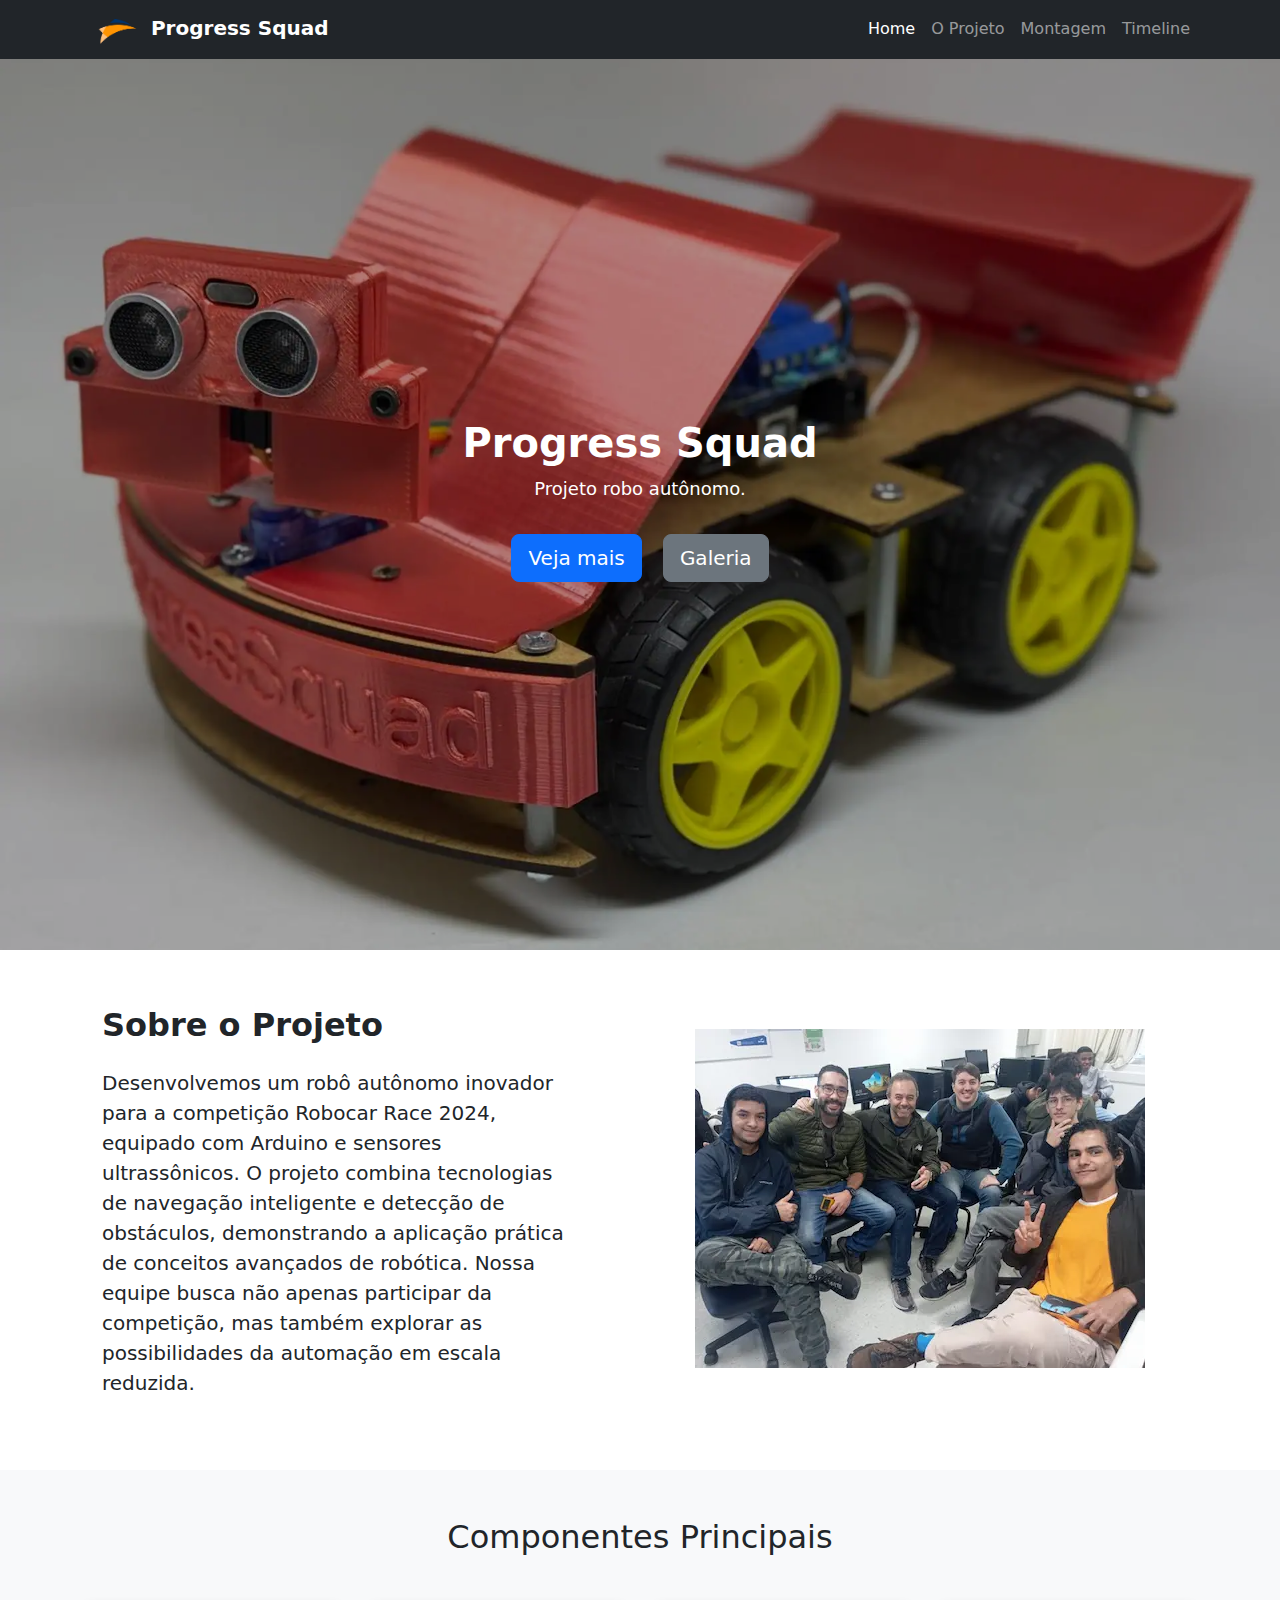
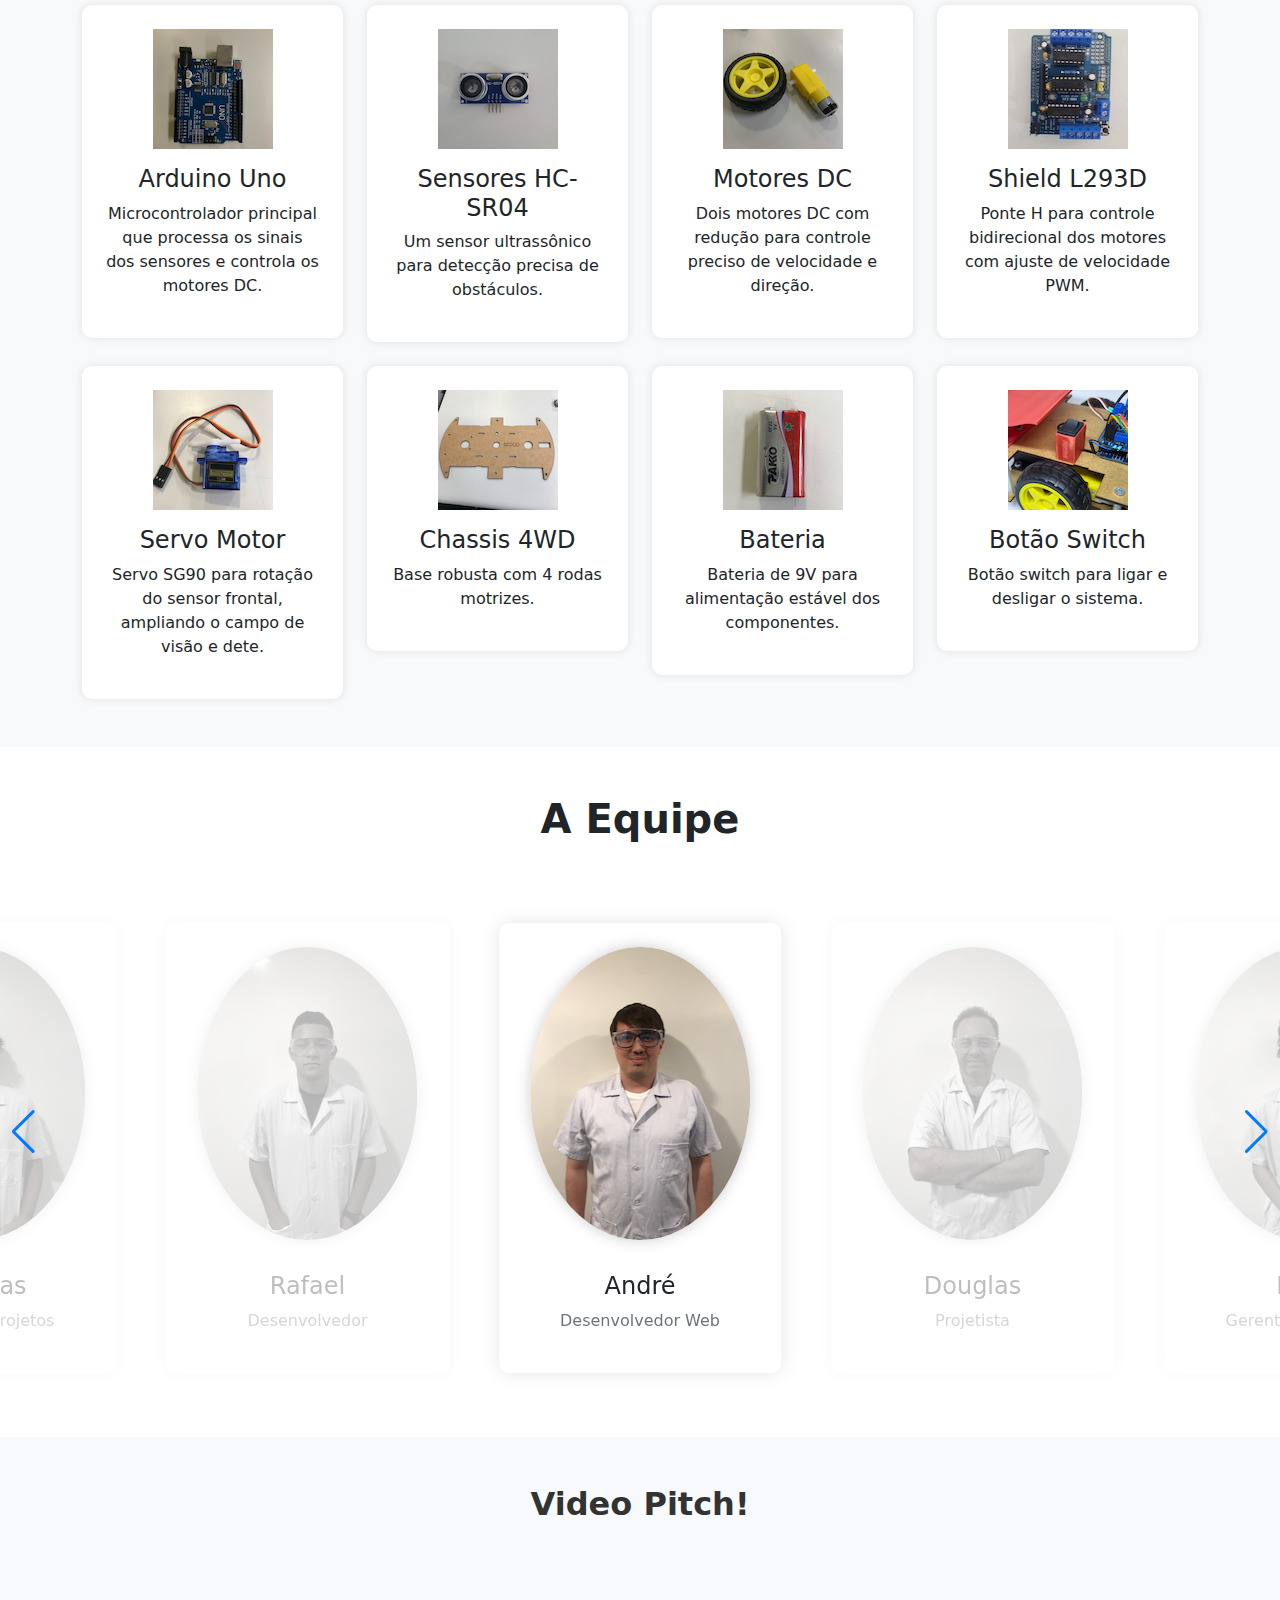
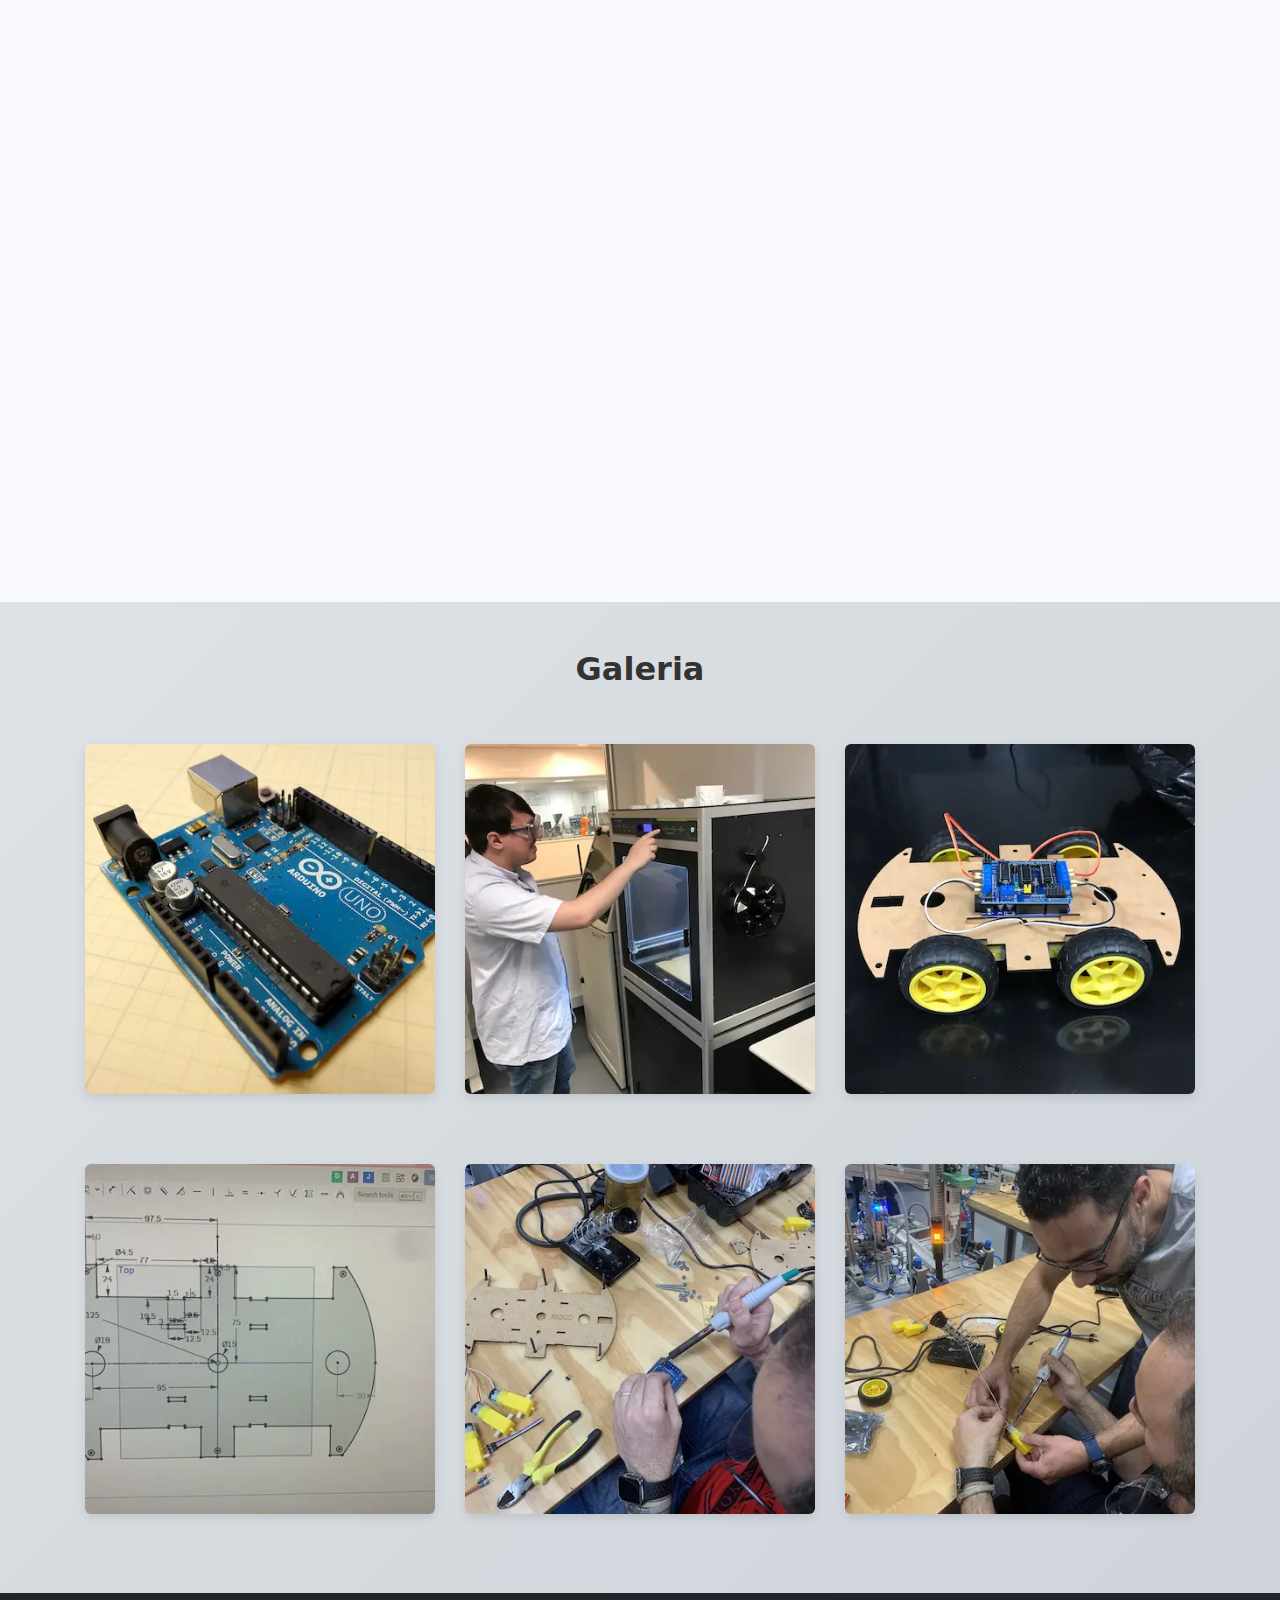
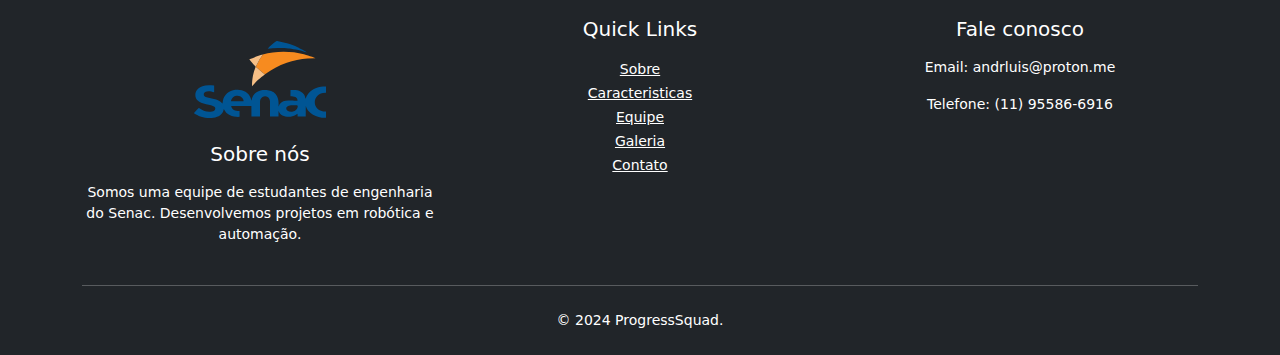
<file: index.html>
<!DOCTYPE html>
<html lang="pt-BR">

<head>
    <meta charset="UTF-8">
    <meta name="viewport" content="width=device-width, initial-scale=1.0">
    <meta name="description"
          content="Projeto Robô Autônomo: Aprenda sobre robótica com nosso projeto inovador para competições.">
    <title>Progress Squad</title>
    <link rel="stylesheet" href="./css/main.css">
    <link rel="preload" as="image" href="public/img/robo-1920.webp" type="image/webp">
    <link rel="preload" as="image" href="public/img/robo-1024.webp" type="image/webp">
    <link rel="preload" as="image" href="public/img/robo-640.webp" type="image/webp">
    <link rel="preconnect" href="https://fonts.gstatic.com" crossorigin>
    <link rel="preconnect" href="https://www.google.com" crossorigin>
    <link rel="preconnect" href="https://jnn-pa.googleapis.com" crossorigin>
    <link rel="preconnect" href="https://googleads.g.doubleclick.net" crossorigin>
    <link href="https://cdn.jsdelivr.net/npm/bootstrap@5.3.0/dist/css/bootstrap.min.css" rel="stylesheet">
    <link rel="stylesheet" href="https://cdn.jsdelivr.net/npm/swiper@11/swiper-bundle.min.css"/>
</head>

<body>

<nav class="navbar navbar-expand-lg navbar-dark bg-dark fixed-top">
    <div class="container">
        <a class="navbar-brand end" href="#">
            <img src="public/img/logo-white.png" alt="Logo" width="54" height="32" style="margin-left: 8px; object-fit: scale-down">
            Progress Squad
        </a>
        <button class="navbar-toggler" type="button" data-bs-toggle="collapse" data-bs-target="#navbarNav"
                aria-controls="navbarNav" aria-expanded="false" aria-label="Toggle navigation">
            <span class="navbar-toggler-icon"></span>
        </button>
        <div class="collapse navbar-collapse" id="navbarNav">
            <ul class="navbar-nav ms-auto">
                <li class="nav-item">
                    <a class="nav-link active" aria-current="page" href="index.html">Home</a>
                </li>
                <li class="nav-item">
                    <a class="nav-link" href="o-projeto.html">O Projeto</a>
                </li>
                <li class="nav-item">
                    <a class="nav-link" href="montagem.html">Montagem</a>
                </li>
                <li class="nav-item">
                    <a class="nav-link" href="timeline.html">Timeline</a>
                </li>
            </ul>
        </div>
    </div>
</nav>

<section class="hero-section text-center text-white d-flex align-items-center justify-content-center">
    <div class="container">
        <h1 class="display-4">Progress Squad</h1>
        <p class="lead">Projeto robo autônomo.</p>
        <a href="o-projeto.html" class="btn btn-primary btn-lg mt-3">Veja mais</a>
        <a href="#gallery" class="btn btn-secondary btn-lg mt-3 ms-3">Galeria</a>
    </div>
</section>

<div class="row align-items-center py-5 mx-auto container justify-content-center g-4">
    <div class="col-md-6">
        <div class="pe-md-5 p-md-2">
            <h2 class="mb-4 fw-bold">Sobre o Projeto</h2>
            <p class="lead">
                Desenvolvemos um robô autônomo inovador para a competição Robocar Race 2024, equipado com Arduino e
                sensores ultrassônicos. O projeto combina tecnologias de navegação inteligente e detecção de obstáculos,
                demonstrando a aplicação prática de conceitos avançados de robótica. Nossa equipe busca não apenas
                participar da competição, mas também explorar as possibilidades da automação em escala reduzida.
            </p>
        </div>
    </div>
    <div class="col-md-5 p-4 p-md-2 container text-center">
        <picture>
            <source
                srcset="public/img/equipe-450.webp 450w,
                public/img/equipe-400.webp 400w,
                public/img/equipe-300.webp 300w"
                type="image/webp"
                sizes="(min-width: 1200px) 450px, (min-width: 768px) 400px, 300px"
            >
            <source
                srcset="public/img/equipe-450.jpg 450w,
                        public/img/equipe-400.jpg 400w,
                        public/img/equipe-300.jpg 300w"
                type="image/jpeg"
                sizes="(min-width: 1200px) 450px, (min-width: 768px) 400px, 300px"
            >
            <img
                src="public/img/equipe-450.jpg"
                alt="Foto da equipe Progress Squad"
                object-fit="none"
            >
        </picture>
    </div>
</div>

<section class="features-section py-5 bg-light">
    <div class="container text-center">
        <h2 class="mb-5">Componentes Principais</h2>
        <div class="row g-4">

            <!-- Arduino -->
            <div class="col-md-4 col-lg-3">
                <div class="feature-box p-4">
                    <div class="feature-icon mb-3">
                        <picture>
                            <source srcset="public/img/components/arduino_uno-120.webp" type="image/webp">
                            <source srcset="public/img/components/arduino_uno-120.jpg" type="image/jpg">
                            <img src="public/img/components/arduino_uno-120.jpg" alt="Arduino" class="img-fluid"
                                 width="120" height="120"/>
                        </picture>
                    </div>
                    <h4>Arduino Uno</h4>
                    <p>Microcontrolador principal que processa os sinais dos sensores e controla os motores DC.</p>
                </div>
            </div>

            <!--Sensores -->
            <div class="col-md-4 col-lg-3">
                <div class="feature-box p-4">
                    <div class="feature-icon mb-3">
                        <picture>
                            <source srcset="public/img/components/sensor-120.webp" type="image/webp">
                            <source srcset="public/img/components/sensor-120.jpg" type="image/jpg">
                            <img src="public/img/components/sensor-120.jpg" alt="Sensor" class="img-fluid" width="120"
                                 height="120"/>
                        </picture>
                    </div>
                    <h4>Sensores HC-SR04</h4>
                    <p>Um sensor ultrassônico para detecção precisa de obstáculos.</p>
                </div>
            </div>

            <!-- Motores -->
            <div class="col-md-4 col-lg-3">
                <div class="feature-box p-4">
                    <div class="feature-icon mb-3">
                        <picture>
                            <source srcset="public/img/components/motor-120.webp" type="image/webp">
                            <source srcset="public/img/components/motor-120.jpg" type="image/jpg">
                            <img src="public/img/components/motor-120.jpg" alt="Motor" class="img-fluid" width="120"
                                 height="120"/>
                        </picture>
                    </div>
                    <h4>Motores DC</h4>
                    <p>Dois motores DC com redução para controle preciso de velocidade e direção.</p>
                </div>
            </div>

            <!-- Driver -->
            <div class="col-md-4 col-lg-3">
                <div class="feature-box p-4">
                    <div class="feature-icon mb-3">
                        <picture>
                            <source srcset="public/img/components/shield-120.webp" type="image/webp">
                            <source srcset="public/img/components/shield-120.jpg" type="image/jpg">
                            <img src="public/img/components/shield-120.jpg" alt="Shield L293D" class="img-fluid" width="120"
                                 height="120"/>
                        </picture>
                    </div>
                    <h4>Shield L293D</h4>
                    <p>Ponte H para controle bidirecional dos motores com ajuste de velocidade PWM.</p>
                </div>
            </div>

            <!-- Servo -->
            <div class="col-md-4 col-lg-3">
                <div class="feature-box p-4">
                    <div class="feature-icon mb-3">
                        <picture>
                            <source srcset="public/img/components/servo-120.webp" type="image/webp">
                            <source srcset="public/img/components/servo-120.jpg" type="image/jpg">
                            <img src="public/img/components/servo-120.jpg" alt="Servo" class="img-fluid" width="120"
                                 height="120"/>
                        </picture>
                    </div>
                    <h4>Servo Motor</h4>
                    <p>Servo SG90 para rotação do sensor frontal, ampliando o campo de visão e dete.</p>
                </div>
            </div>

            <!-- Chassis -->
            <div class="col-md-4 col-lg-3">
                <div class="feature-box p-4">
                    <div class="feature-icon mb-3">
                        <picture>
                            <source srcset="public/img/components/chass_4wd-120.webp" type="image/webp">
                            <source srcset="public/img/components/chass_4wd-120.jpg" type="image/jpg">
                            <img src="public/img/components/chass_4wd-120.jpg" alt="Chassis 4WD" class="img-fluid"
                                 width="120" height="120"/>
                        </picture>
                    </div>
                    <h4>Chassis 4WD</h4>
                    <p>Base robusta com 4 rodas motrizes.</p>
                </div>
            </div>

            <!-- Batteria -->
            <div class="col-md-4 col-lg-3">
                <div class="feature-box p-4">
                    <div class="feature-icon mb-3">
                        <picture>
                            <source srcset="public/img/components/bateria_9v-120.webp" type="image/webp">
                            <source srcset="public/img/components/bateria_9v-120.jpg" type="image/jpg">
                            <img src="public/img/components/bateria_9v-120.jpg" alt="Bateria de 9V" class="img-fluid"
                                 width="120" height="120"/>
                        </picture>
                    </div>
                    <h4>Bateria</h4>
                    <p>Bateria de 9V para alimentação estável dos componentes.</p>
                </div>
            </div>

            <!-- PCB -->
            <div class="col-md-4 col-lg-3">
                <div class="feature-box p-4">
                    <div class="feature-icon mb-3">
                        <picture>
                            <source srcset="public/img/components/botao-switch-120.webp" type="image/webp">
                            <source srcset="public/img/components/botao-switch-120.jpg" type="image/jpg">
                            <img src="public/img/components/botao-switch-120.jpg" alt="PCB" class="img-fluid" width="120"
                                 height="120"/>
                        </picture>
                    </div>
                    <h4>Botão Switch</h4>
                    <p>Botão switch para ligar e desligar o sistema.</p>
                </div>
            </div>
        </div>
    </div>
</section>

<section id="team" class="team-section py-5">
    <div class="text-center">
        <h2>A Equipe</h2>
        <div class="swiper mySwiper mt-4">
            <div class="swiper-wrapper pt-5 pb-3">
                <div class="swiper-slide">
                    <div class="team-member p-4 text-center">
                        <picture>
                            <source srcset="public/img/team/andre-220.webp" type="image/webp">
                            <img src="public/img/team/andre-220.jpg" alt="Membro da Equipe: Andre"
                                 class="rounded-circle mb-3 img-fluid" width="220" height="293">
                        </picture>
                        <h4>André</h4>
                        <p>Desenvolvedor Web</p>
                    </div>
                </div>
                <div class="swiper-slide">
                    <div class="team-member p-4 text-center">
                        <picture>
                            <source srcset="public/img/team/douglas-220.webp" type="image/webp">
                            <img src="public/img/team/douglas-220.jpg" alt="Membro da Equipe: Douglas"
                                 class="rounded-circle mb-3 img-fluid" width="220" height="293">
                        </picture>
                        <h4>Douglas</h4>
                        <p>Projetista</p>
                    </div>
                </div>
                <div class="swiper-slide">
                    <div class="team-member p-4 text-center">
                        <picture>
                            <source srcset="public/img/team/enzo-220.webp" type="image/webp">
                            <img src="public/img/team/enzo-220.jpg" alt="Membro da Equipe: Enzo"
                                 class="rounded-circle mb-3 img-fluid" width="220" height="293">
                        </picture>
                        <h4>Enzo</h4>
                        <p>Gerente de Projetos</p>
                    </div>
                </div>
                <div class="swiper-slide">
                    <div class="team-member p-4 text-center">
                        <picture>
                            <source srcset="public/img/team/jeremias-220.webp" type="image/webp">
                            <img src="public/img/team/jeremias-220.jpg" alt="Membro da Equipe: Jeremias"
                                 class="rounded-circle mb-3 img-fluid" width="220" height="293">
                        </picture>
                        <h4>Jeremias</h4>
                        <p>Gerente de Projetos</p>
                    </div>
                </div>
                <div class="swiper-slide">
                    <div class="team-member p-4 text-center">
                        <picture>
                            <source srcset="public/img/team/rafael-220.webp" type="image/webp">
                            <img src="public/img/team/rafael-220.jpg" alt="Membro da Equipe: Rafael"
                                 class="rounded-circle mb-3 img-fluid" width="220" height="293">
                        </picture>
                        <h4>Rafael</h4>
                        <p>Desenvolvedor</p>
                    </div>
                </div>
                <div class="swiper-slide">
                    <div class="team-member p-4 text-center">
                        <picture>
                            <source srcset="public/img/team/andre-220.webp" type="image/webp">
                            <img src="public/img/team/andre-220.jpg" alt="Membro da Equipe: Andre"
                                 class="rounded-circle mb-3 img-fluid" width="220" height="293">
                        </picture>
                        <h4>André</h4>
                        <p>Desenvolvedor Web</p>
                    </div>
                </div>
                <div class="swiper-slide">
                    <div class="team-member p-4 text-center">
                        <picture>
                            <source srcset="public/img/team/douglas-220.webp" type="image/webp">
                            <img src="public/img/team/douglas-220.jpg" alt="Membro da Equipe: Douglas"
                                 class="rounded-circle mb-3 img-fluid" width="220" height="293">
                        </picture>
                        <h4>Douglas</h4>
                        <p>Projetista</p>
                    </div>
                </div>
                <div class="swiper-slide">
                    <div class="team-member p-4 text-center">
                        <picture>
                            <source srcset="public/img/team/enzo-220.webp" type="image/webp">
                            <img src="public/img/team/enzo-220.jpg" alt="Membro da Equipe: Enzo"
                                 class="rounded-circle mb-3 img-fluid" width="220" height="293">
                        </picture>
                        <h4>Enzo</h4>
                        <p>Gerente de Projetos</p>
                    </div>
                </div>
                <div class="swiper-slide">
                    <div class="team-member p-4 text-center">
                        <picture>
                            <source srcset="public/img/team/jeremias-220.webp" type="image/webp">
                            <img src="public/img/team/jeremias-220.jpg" alt="Membro da Equipe: Jeremias"
                                 class="rounded-circle mb-3 img-fluid" width="220" height="293">
                        </picture>
                        <h4>Jeremias</h4>
                        <p>Gerente de Projetos</p>
                    </div>
                </div>
                <div class="swiper-slide">
                    <div class="team-member p-4 text-center">
                        <picture>
                            <source srcset="public/img/team/rafael-220.webp" type="image/webp">
                            <img src="public/img/team/rafael-220.jpg" alt="Membro da Equipe: Rafael"
                                 class="rounded-circle mb-3 img-fluid" width="220" height="293">
                        </picture>
                        <h4>Rafael</h4>
                        <p>Desenvolvedor</p>
                    </div>
                </div>
            </div>
            <div class="swiper-button-next"></div>
            <div class="swiper-button-prev"></div>
        </div>
    </div>
</section>

<section id="video" class="video-teaser-section text-center py-5">
    <div class="container">
        <h2>Video Pitch!</h2>
        <div class="embed-responsive mt-4">
            <iframe class="embed-responsive-item"
                    src="https://www.youtube.com/embed/ZI-nqypNXe8?rel=0&controls=0&showinfo=0&showThumbnails=0"
                    title="Video pitch progress squad" allowfullscreen></iframe>
        </div>
    </div>
</section>

<section id="gallery" class="gallery-section py-5">
    <div class="container">
        <h2 class="text-center">Galeria</h2>
        <div class="row mt-4">
            <div class="col-md-4 mb-3">
                <img src="./public/img/galeria/galeria-1.webp" class="img-fluid rounded" alt="Gallery Image 1">
            </div>
            <div class="col-md-4 mb-3">
                <img src="./public/img/galeria/galeria-2.webp" class="img-fluid rounded" alt="Gallery Image 2">
            </div>
            <div class="col-md-4 mb-3">
                <img src="./public/img/galeria/galeria-3.webp" class="img-fluid rounded" alt="Gallery Image 3">
            </div>
        </div>
        <div class="row mt-4">
            <div class="col-md-4 mb-3">
                <img src="./public/img/galeria/galeria-4.webp" class="img-fluid rounded" alt="Gallery Image 1">
            </div>
            <div class="col-md-4 mb-3">
                <img src="./public/img/galeria/galeria-5.webp" class="img-fluid rounded" alt="Gallery Image 2">
            </div>
            <div class="col-md-4 mb-3">
                <img src="./public/img/galeria/galeria-6.webp" class="img-fluid rounded" alt="Gallery Image 3">
            </div>
        </div>
    </div>
</section>

<footer class="footer bg-dark text-white py-4">
    <div class="container text-center">
        <div class="row">
            <div class="col-md-4">
                <img src="public/img/Senac_logo.svg"  alt="Logo" class="img-fluid p-4" style="max-width: 180px">
                <h5>Sobre nós</h5>
                <p>Somos uma equipe de estudantes de engenharia do Senac. Desenvolvemos projetos em robótica e
                    automação.</p>
            </div>
            <div class="col-md-4">
                <h5>Quick Links</h5>
                <ul class="list-unstyled">
                    <li><a href="#about" class="text-white" aria-label="Sobre">Sobre</a></li>
                    <li><a href="#features" class="text-white" aria-label="Caracteristicas">Caracteristicas</a></li>
                    <li><a href="#team" class="text-white" aria-label="Equipe">Equipe</a></li>
                    <li><a href="#gallery" class="text-white" aria-label="Galeria">Galeria</a></li>
                    <li><a href="#contact" class="text-white" aria-label="Contato">Contato</a></li>
                </ul>
            </div>
            <div class="col-md-4">
                <h5>Fale conosco</h5>
                <p>Email: andrluis@proton.me</p>
                <p>Telefone: (11) 95586-6916</p>
                <div class="social-links">
                    <a href="#" class="text-white me-2"><i class="bi bi-facebook"></i></a>
                    <a href="#" class="text-white me-2"><i class="bi bi-twitter"></i></a>
                    <a href="#" class="text-white"><i class="bi bi-linkedin"></i></a>
                </div>
            </div>
        </div>
        <hr class="my-4">
        <p class="mb-0">© 2024 ProgressSquad.</p>
    </div>
</footer>
<script rel="prefetch" src="https://cdn.jsdelivr.net/npm/bootstrap@5.3.0/dist/js/bootstrap.bundle.min.js"
        crossorigin="anonymous"
></script>
<script rel="prefetch" src="https://cdn.jsdelivr.net/npm/swiper@11/swiper-bundle.min.js"></script>
<script>
    var swiper = new Swiper(".mySwiper", {
        slidesPerView: 1,
        spaceBetween: 30,
        loop: true,
        effect: "slide",
        centeredSlides: true,
        autoplay: {
            delay: 2500,
            disableOnInteraction: false,
        },
        navigation: {
            nextEl: ".swiper-button-next",
            prevEl: ".swiper-button-prev",
        },
        breakpoints: {
            640: {
                slidesPerView: 1.4,
                spaceBetween: 20,
            },
            768: {
                slidesPerView: 2.4,
                spaceBetween: 40,
            },
            1024: {
                slidesPerView: 4,
                spaceBetween: 50,
            },
        },
    });
</script>
</body>

</html>
</file>
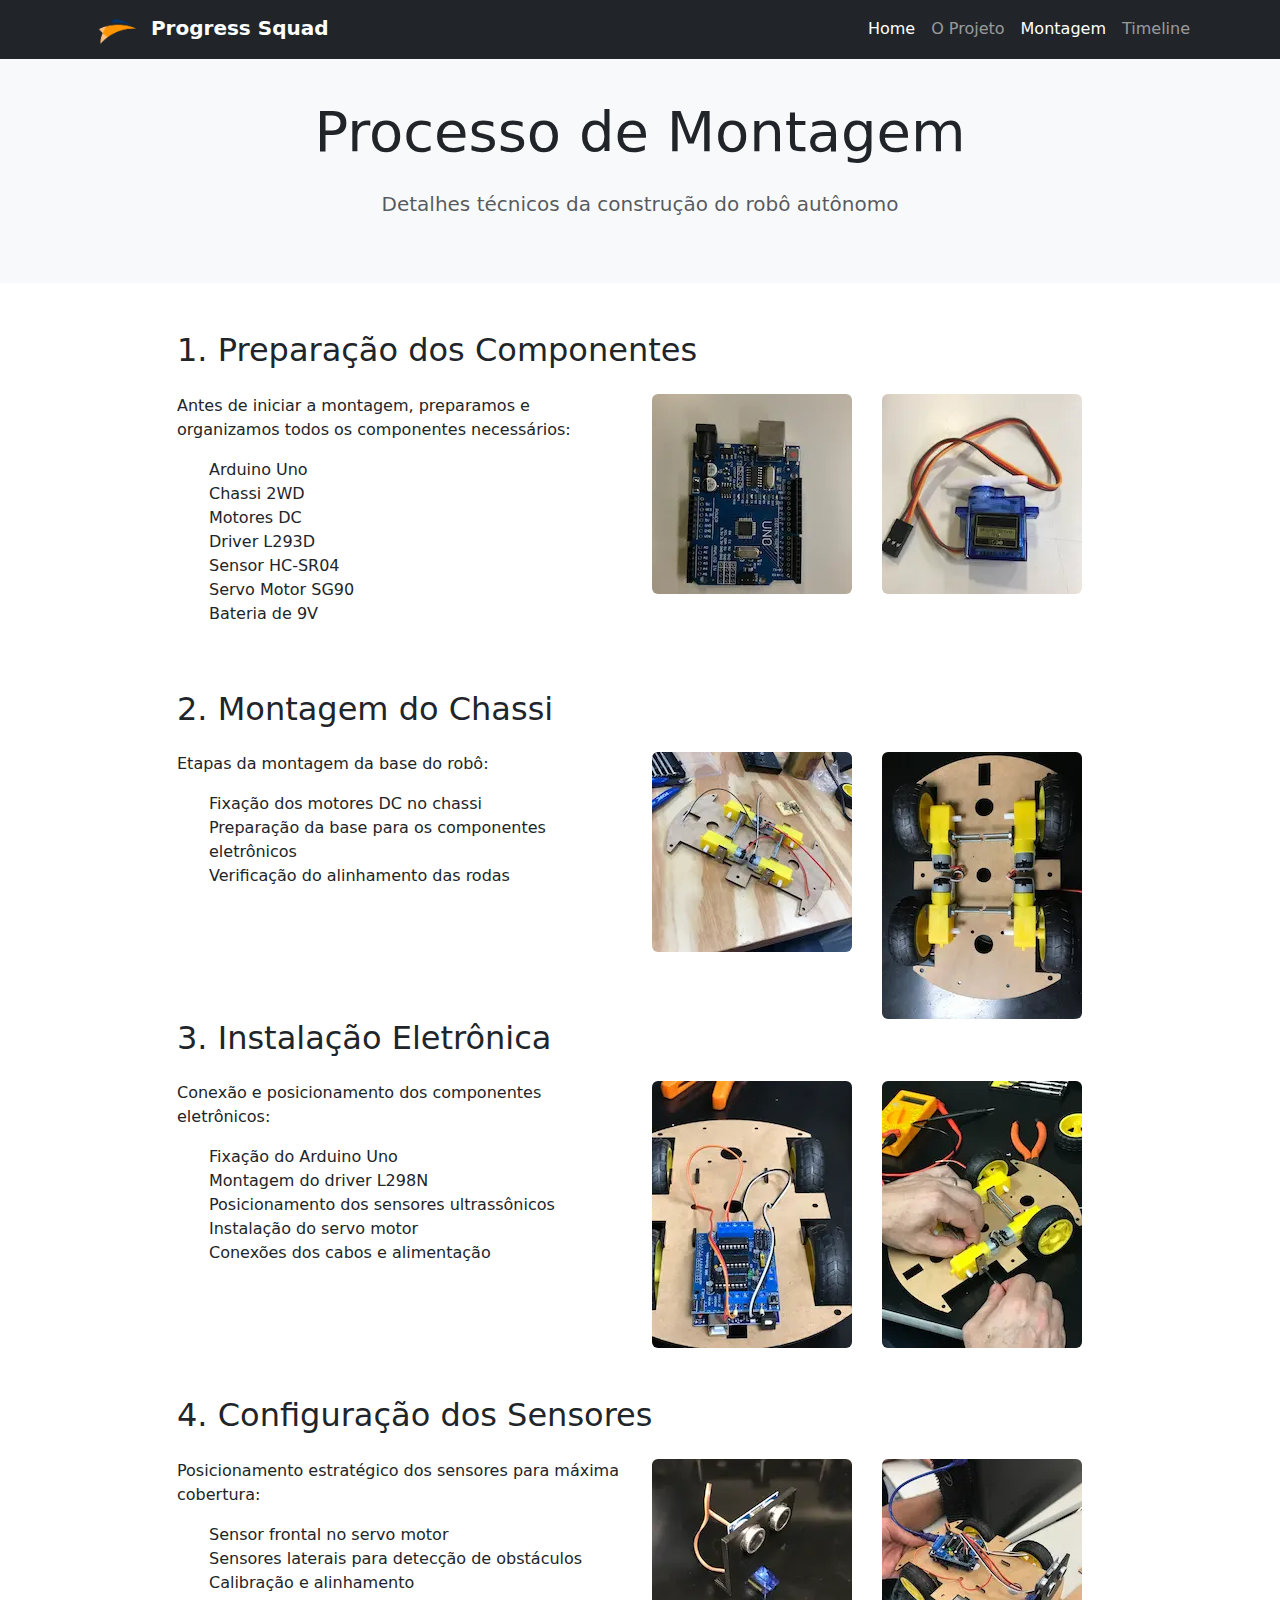
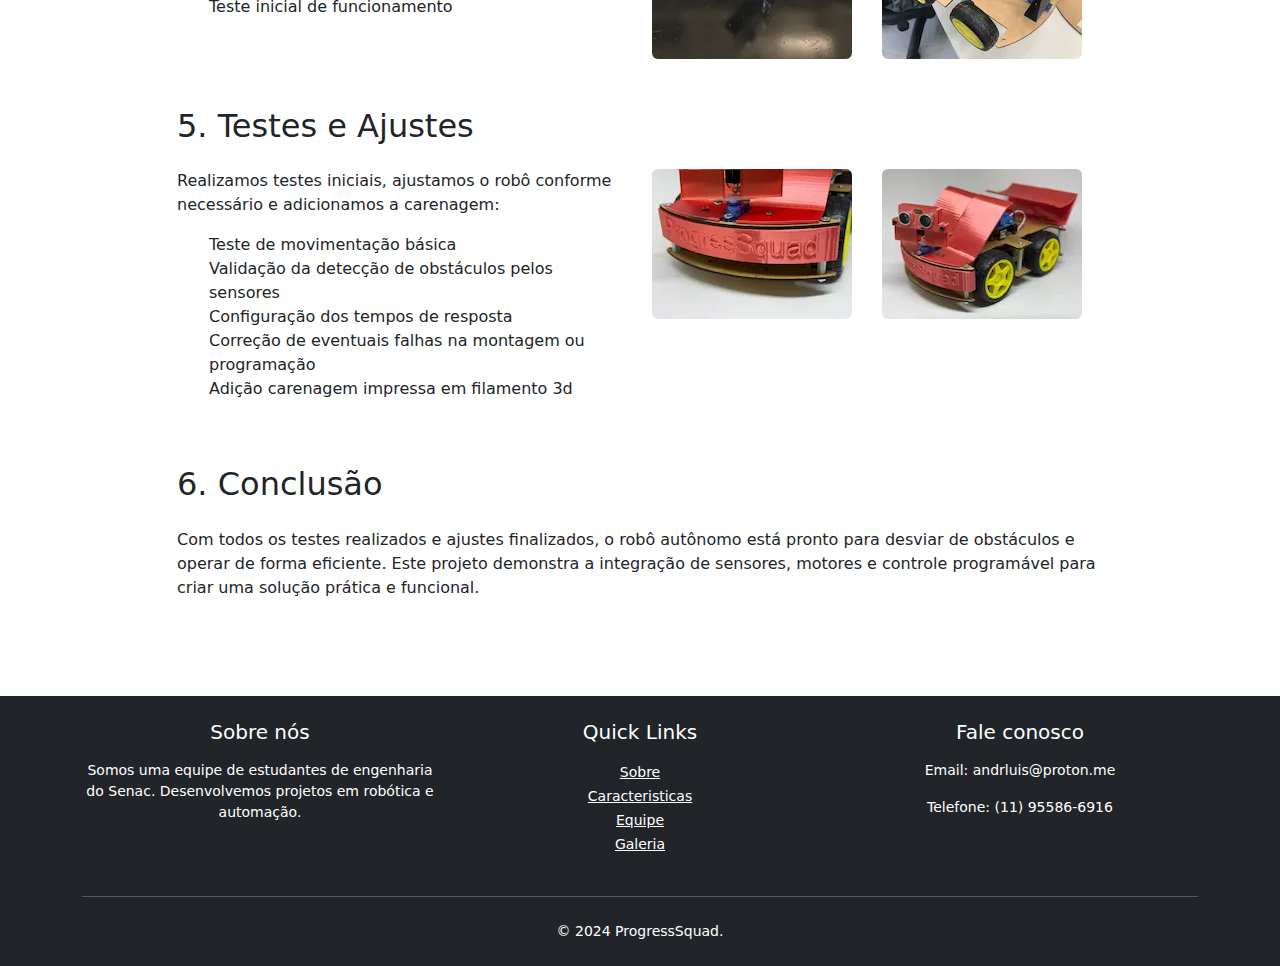
<file: montagem.html>
<!DOCTYPE html>
<html lang="pt_BR">

<head>
    <meta charset="UTF-8">
    <meta name="viewport" content="width=device-width, initial-scale=1.0">
    <title>Montagem - Robo Autonomo</title>
    <link rel="stylesheet" href="css/main.css">
    <link href="https://cdn.jsdelivr.net/npm/bootstrap@5.3.0/dist/css/bootstrap.min.css" rel="stylesheet">
</head>

<body>
<nav class="navbar navbar-expand-lg navbar-dark bg-dark fixed-top">
    <div class="container">
        <a class="navbar-brand end" href="#">
            <img src="public/img/logo-white.png" alt="Logo" width="54" height="32" style="margin-left: 8px; object-fit: scale-down">
            Progress Squad
        </a>        <button class="navbar-toggler" type="button" data-bs-toggle="collapse" data-bs-target="#navbarNav"
                aria-controls="navbarNav" aria-expanded="false" aria-label="Toggle navigation">
            <span class="navbar-toggler-icon"></span>
        </button>
        <div class="collapse navbar-collapse" id="navbarNav">
            <ul class="navbar-nav ms-auto">
                <li class="nav-item">
                    <a class="nav-link active" href="index.html">Home</a>
                </li>
                <li class="nav-item">
                    <a class="nav-link" href="o-projeto.html">O Projeto</a>
                </li>
                <li class="nav-item">
                    <a class="nav-link active" aria-current="page" href="montagem.html">Montagem</a>
                </li>
                <li class="nav-item">
                    <a class="nav-link" href="timeline.html">Timeline</a>
                </li>
            </ul>
        </div>
    </div>
</nav>
<section class="assembly-hero bg-light py-5 text-center">
    <div class="container">
        <h1 class="display-4 mb-4">Processo de Montagem</h1>
        <p class="lead text-muted">Detalhes técnicos da construção do robô autônomo</p>
    </div>
</section>

<section class="assembly-steps py-5">
    <div class="container">
        <div class="row">
            <div class="col-lg-10 offset-lg-1">
                <div class="assembly-section mb-5">
                    <h2 class="mb-4">1. Preparação dos Componentes</h2>
                    <div class="row">
                        <div class="col-md-6">
                            <p>Antes de iniciar a montagem, preparamos e organizamos todos os componentes
                                necessários:</p>
                            <ul>
                                <li>Arduino Uno</li>
                                <li>Chassi 2WD</li>
                                <li>Motores DC</li>
                                <li>Driver L293D</li>
                                <li>Sensor HC-SR04</li>
                                <li>Servo Motor SG90</li>
                                <li>Bateria de 9V</li>
                            </ul>
                        </div>
                      <div class="col-md-6">
                        <div class="row g-2">
                          <div class="col-6">
                            <img src="./public/img/montagem/arduino_uno.webp"
                                 alt="Arduino" class="img-fluid rounded">
                          </div>
                          <div class="col-6">
                            <img src="./public/img/montagem/servo.webp"
                                 alt="Servo" class="img-fluid rounded">
                          </div>
                        </div>
                      </div>
                    </div>
                </div>

                <div class="assembly-section mb-5">
                    <h2 class="mb-4">2. Montagem do Chassi</h2>
                    <div class="row">
                        <div class="col-md-6">
                            <p>Etapas da montagem da base do robô:</p>
                            <ul>
                                <li>Fixação dos motores DC no chassi</li>
                                <li>Preparação da base para os componentes eletrônicos</li>
                                <li>Verificação do alinhamento das rodas</li>
                            </ul>
                        </div>
                        <div class="col-md-6">
                            <div class="row g-2">
                                <div class="col-6">
                                    <img src="./public/img/montagem/montagem_chassi_1.webp"
                                         alt="Motor fixado no chassi" class="img-fluid rounded">
                                </div>
                                <div class="col-6">
                                    <img src="./public/img/montagem/montagem_chassi_2.webp"
                                         alt="Base preparada para componentes" class="img-fluid rounded">
                                </div>
                            </div>
                        </div>
                    </div>

                    <div class="assembly-section mb-5">
                        <h2 class="mb-4">3. Instalação Eletrônica</h2>
                        <div class="row">
                            <div class="col-md-6">
                                <p>Conexão e posicionamento dos componentes eletrônicos:</p>
                                <ul>
                                    <li>Fixação do Arduino Uno</li>
                                    <li>Montagem do driver L298N</li>
                                    <li>Posicionamento dos sensores ultrassônicos</li>
                                    <li>Instalação do servo motor</li>
                                    <li>Conexões dos cabos e alimentação</li>
                                </ul>
                            </div>
                            <div class="col-md-6">
                              <div class="row g-2">
                                <div class="col-6">
                                  <img src="./public/img/montagem/montagem_eletro_1.webp" alt="Eletronica" class="img-fluid rounded">
                                </div>
                                <div class="col-6">
                                  <img src="./public/img/montagem/montagem_eletro_2.webp" alt="Eletronica" class="img-fluid rounded">
                                </div>
                              </div>
                            </div>
                        </div>
                    </div>

                    <div class="assembly-section mb-5">
                        <h2 class="mb-4">4. Configuração dos Sensores</h2>
                        <div class="row">
                            <div class="col-md-6">
                                <p>Posicionamento estratégico dos sensores para máxima cobertura:</p>
                                <ul>
                                    <li>Sensor frontal no servo motor</li>
                                    <li>Sensores laterais para detecção de obstáculos</li>
                                    <li>Calibração e alinhamento</li>
                                    <li>Teste inicial de funcionamento</li>
                                </ul>
                            </div>
                          <div class="col-md-6">
                            <div class="row g-2">
                              <div class="col-6">
                                <img src="./public/img/montagem/montagem_sensores_1.webp" alt="Sensores" class="img-fluid rounded">
                              </div>
                              <div class="col-6">
                                <img src="./public/img/montagem/montagem_sensores_2.webp" alt="Sensores" class="img-fluid rounded">
                              </div>
                            </div>
                          </div>
                        </div>
                    </div>

                    <div class="assembly-section mb-5">
                        <h2 class="mb-4">5. Testes e Ajustes</h2>
                        <div class="row">
                            <div class="col-md-6">
                                <p>Realizamos testes iniciais, ajustamos o robô conforme necessário e adicionamos a carenagem:</p>
                                <ul>
                                    <li>Teste de movimentação básica</li>
                                    <li>Validação da detecção de obstáculos pelos sensores</li>
                                    <li>Configuração dos tempos de resposta</li>
                                    <li>Correção de eventuais falhas na montagem ou programação</li>
                                    <li>Adição carenagem impressa em filamento 3d</li>
                                </ul>
                            </div>
                          <div class="col-md-6">
                            <div class="row g-2">
                              <div class="col-6">
                                <img src="./public/img/montagem/montagem_carenagem_1.webp" alt="Montagem final" class="img-fluid rounded">
                              </div>
                              <div class="col-6">
                                <img src="./public/img/montagem/montagem_carenagem_2.webp" alt="Montagem final" class="img-fluid rounded">
                              </div>
                            </div>
                          </div>
                        </div>
                    </div>

                    <div class="assembly-section">
                        <h2 class="mb-4">6. Conclusão</h2>
                        <p>
                            Com todos os testes realizados e ajustes finalizados, o robô autônomo está pronto
                            para desviar de obstáculos e operar de forma eficiente.
                            Este projeto demonstra a integração de sensores, motores e controle programável para
                            criar uma solução prática e funcional.
                        </p>
                    </div>
                </div>
            </div>
        </div>
</section>

<footer class="footer bg-dark text-white py-4">
    <div class="container text-center">
        <div class="row">
            <div class="col-md-4">
                <h5>Sobre nós</h5>
                <p>Somos uma equipe de estudantes de engenharia do Senac. Desenvolvemos projetos em robótica e
                    automação.</p>
            </div>
            <div class="col-md-4">
                <h5>Quick Links</h5>
                <ul class="list-unstyled">
                    <li><a href="index.html#about" class="text-white">Sobre</a></li>
                    <li><a href="index.html#features" class="text-white">Caracteristicas</a></li>
                    <li><a href="index.html#team" class="text-white">Equipe</a></li>
                    <li><a href="index.html#gallery" class="text-white">Galeria</a></li>
                </ul>
            </div>
            <div class="col-md-4">
                <h5>Fale conosco</h5>
                <p>Email: andrluis@proton.me</p>
                <p>Telefone: (11) 95586-6916</p>
                <div class="social-links">
                    <a href="#" class="text-white me-2"><i class="bi bi-facebook"></i></a>
                    <a href="#" class="text-white me-2"><i class="bi bi-twitter"></i></a>
                    <a href="#" class="text-white"><i class="bi bi-linkedin"></i></a>
                </div>
            </div>
        </div>
        <hr class="my-4">
        <p class="mb-0">© 2024 ProgressSquad.</p>
    </div>
</footer>

<script src="https://cdn.jsdelivr.net/npm/bootstrap@5.3.0/dist/js/bootstrap.bundle.min.js"></script>
</body>
</html>
</file>
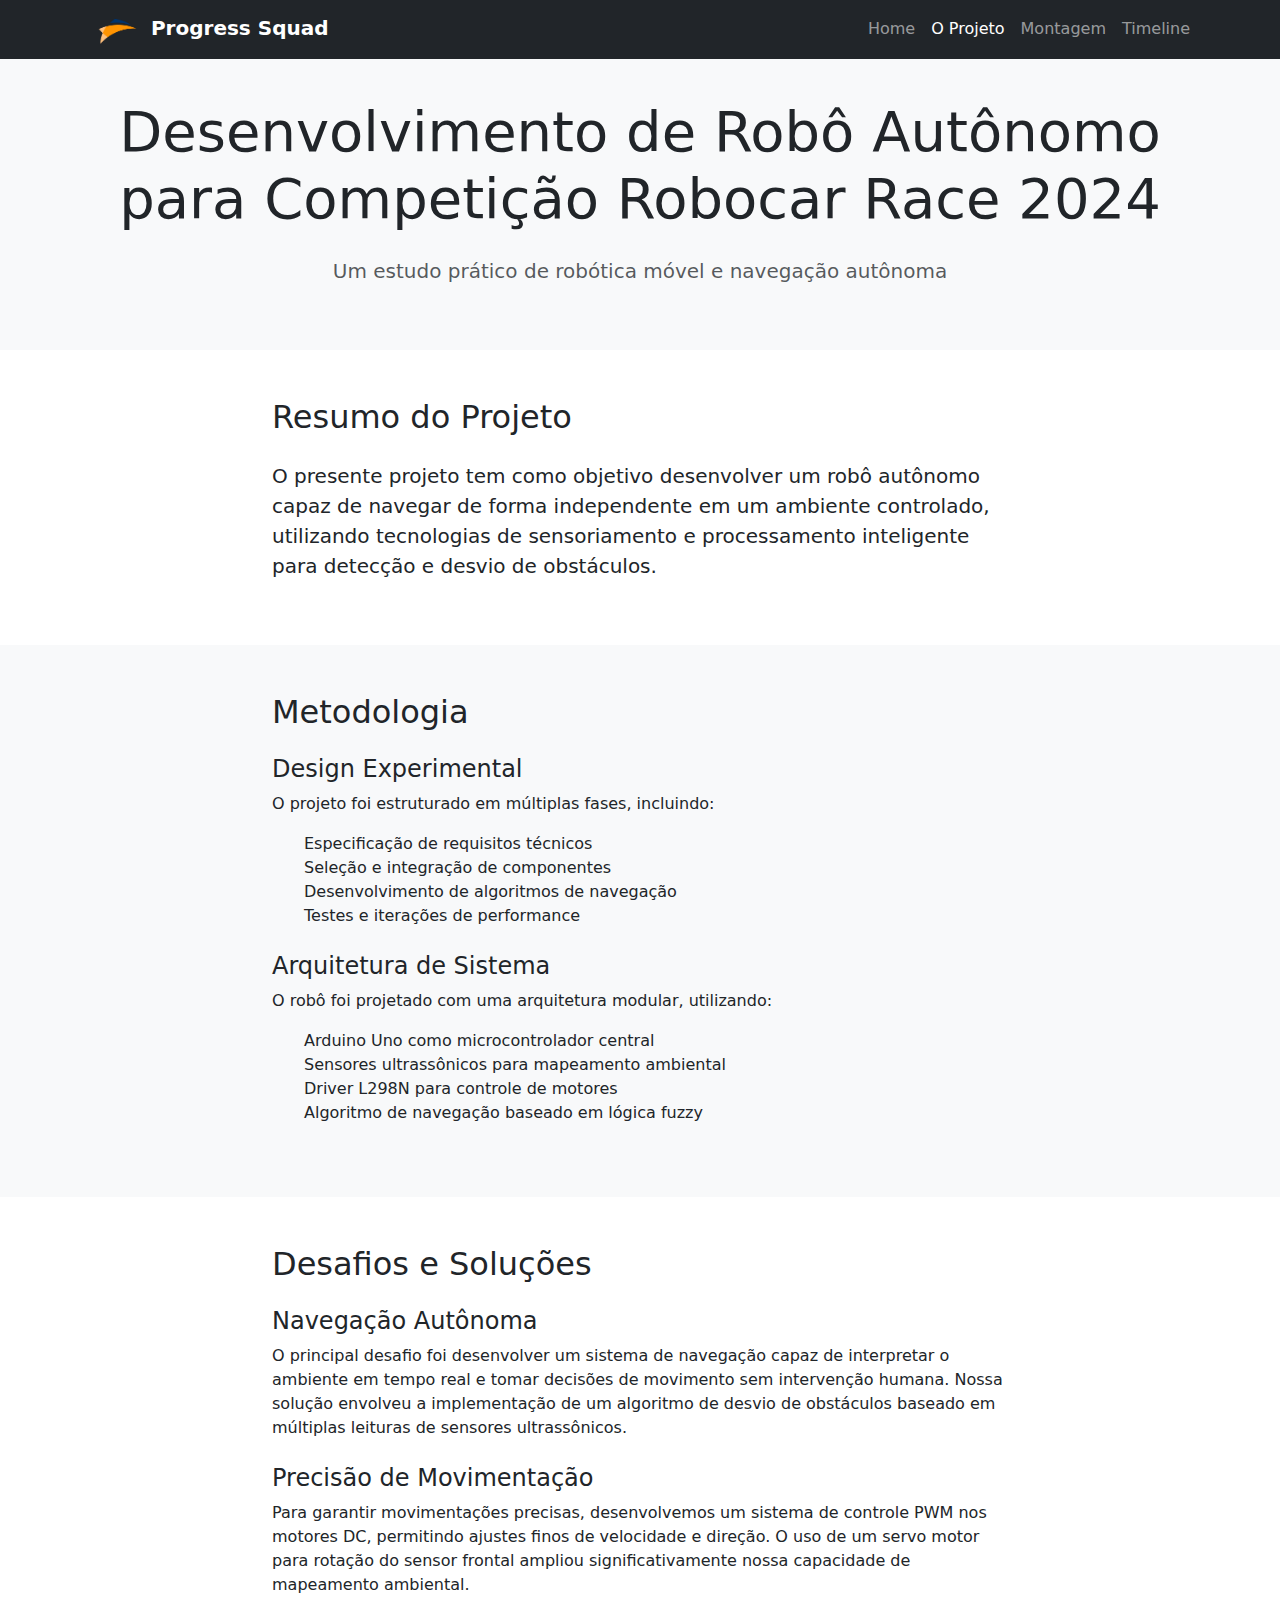
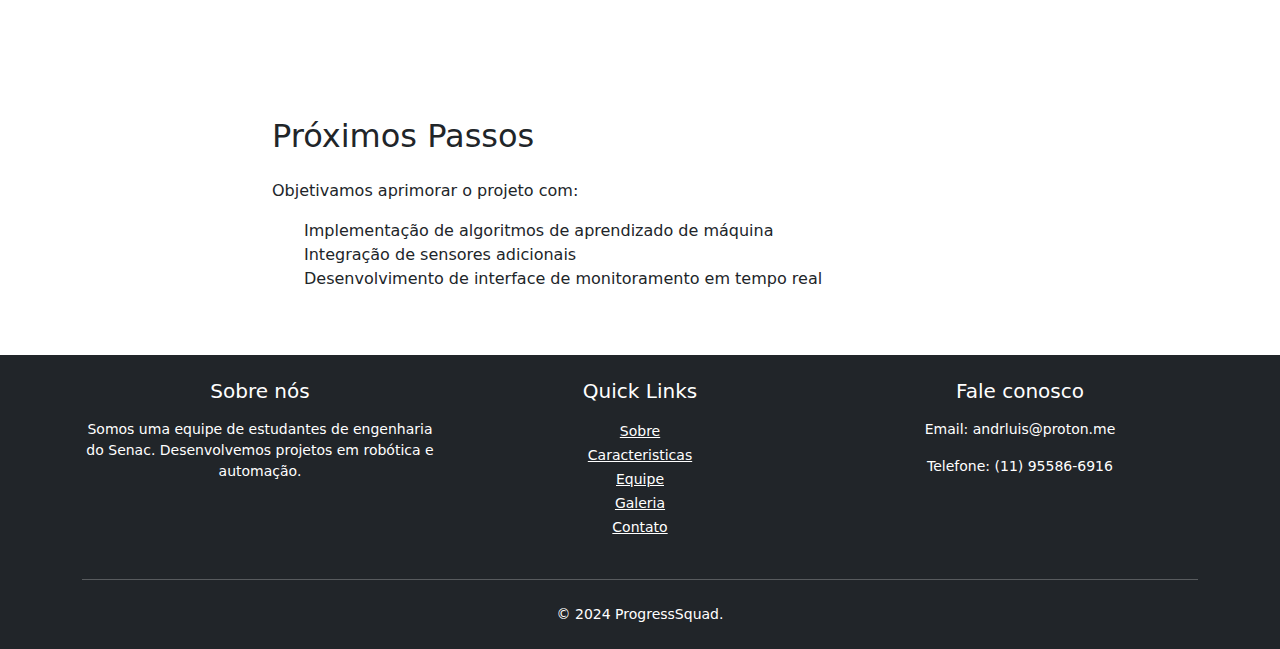
<file: o-projeto.html>
<!DOCTYPE html>
<html lang="pt_BR">

<head>
    <meta charset="UTF-8">
    <meta name="viewport" content="width=device-width, initial-scale=1.0">
    <title>O Projeto - Robo Autonomo</title>
    <link rel="stylesheet" href="css/main.css">
    <link href="https://cdn.jsdelivr.net/npm/bootstrap@5.3.0/dist/css/bootstrap.min.css" rel="stylesheet">
</head>

<body>
<nav class="navbar navbar-expand-lg navbar-dark bg-dark fixed-top">
    <div class="container">
        <a class="navbar-brand end" href="#">
            <img src="public/img/logo-white.png" alt="Logo" width="54" height="32" style="margin-left: 8px; object-fit: scale-down">
            Progress Squad
        </a>
        <button class="navbar-toggler" type="button" data-bs-toggle="collapse" data-bs-target="#navbarNav"
                aria-controls="navbarNav" aria-expanded="false" aria-label="Toggle navigation">
            <span class="navbar-toggler-icon"></span>
        </button>
        <div class="collapse navbar-collapse" id="navbarNav">
            <ul class="navbar-nav ms-auto">
                <li class="nav-item">
                    <a class="nav-link" href="index.html">Home</a>
                </li>
                <li class="nav-item">
                    <a class="nav-link active" aria-current="page" href="o-projeto.html">O Projeto</a>
                </li>
                <li class="nav-item">
                    <a class="nav-link" href="montagem.html">Montagem</a>
                </li>
                <li class="nav-item">
                    <a class="nav-link" href="timeline.html">Timeline</a>
                </li>
            </ul>
        </div>
    </div>
</nav>
<section class="project-hero bg-light py-5 text-center">
    <div class="container">
        <h1 class="display-4 mb-4">Desenvolvimento de Robô Autônomo para Competição Robocar Race 2024</h1>
        <p class="lead text-muted">Um estudo prático de robótica móvel e navegação autônoma</p>
    </div>
</section>

<section class="project-overview py-5">
    <div class="container">
        <div class="row">
            <div class="col-lg-8 offset-lg-2">
                <h2 class="mb-4">Resumo do Projeto</h2>
                <p class="lead">
                    O presente projeto tem como objetivo desenvolver um robô autônomo capaz de navegar de forma independente em um ambiente controlado, utilizando tecnologias de sensoriamento e processamento inteligente para detecção e desvio de obstáculos.
                </p>
            </div>
        </div>
    </div>
</section>

<section class="project-methodology bg-light py-5">
    <div class="container">
        <div class="row">
            <div class="col-lg-8 offset-lg-2">
                <h2 class="mb-4">Metodologia</h2>
                <div class="methodology-item mb-4">
                    <h4>Design Experimental</h4>
                    <p>
                        O projeto foi estruturado em múltiplas fases, incluindo:
                    <ul>
                        <li>Especificação de requisitos técnicos</li>
                        <li>Seleção e integração de componentes</li>
                        <li>Desenvolvimento de algoritmos de navegação</li>
                        <li>Testes e iterações de performance</li>
                    </ul>
                    </p>
                </div>

                <div class="methodology-item mb-4">
                    <h4>Arquitetura de Sistema</h4>
                    <p>
                        O robô foi projetado com uma arquitetura modular, utilizando:
                    <ul>
                        <li>Arduino Uno como microcontrolador central</li>
                        <li>Sensores ultrassônicos para mapeamento ambiental</li>
                        <li>Driver L298N para controle de motores</li>
                        <li>Algoritmo de navegação baseado em lógica fuzzy</li>
                    </ul>
                    </p>
                </div>
            </div>
        </div>
    </div>
</section>

<section class="project-challenges py-5">
    <div class="container">
        <div class="row">
            <div class="col-lg-8 offset-lg-2">
                <h2 class="mb-4">Desafios e Soluções</h2>
                <div class="challenge-item mb-4">
                    <h4>Navegação Autônoma</h4>
                    <p>
                        O principal desafio foi desenvolver um sistema de navegação capaz de interpretar o ambiente em tempo real e tomar decisões de movimento sem intervenção humana. Nossa solução envolveu a implementação de um algoritmo de desvio de obstáculos baseado em múltiplas leituras de sensores ultrassônicos.
                    </p>
                </div>

                <div class="challenge-item mb-4">
                    <h4>Precisão de Movimentação</h4>
                    <p>
                        Para garantir movimentações precisas, desenvolvemos um sistema de controle PWM nos motores DC, permitindo ajustes finos de velocidade e direção. O uso de um servo motor para rotação do sensor frontal ampliou significativamente nossa capacidade de mapeamento ambiental.
                    </p>
                </div>
            </div>
        </div>
    </div>
</section>

<!--<section class="project-results bg-light py-5">-->
<!--    <div class="container">-->
<!--        <div class="row">-->
<!--            <div class="col-lg-8 offset-lg-2">-->
<!--                <h2 class="mb-4">Resultados Preliminares</h2>-->
<!--                <p>-->
<!--                    Nossos testes iniciais demonstram uma taxa de sucesso de 85% em navegação autônoma em ambientes com obstáculos variados. O robô consegue:-->
<!--                <ul>-->
<!--                    <li>Detectar obstáculos a até 4 metros de distância</li>-->
<!--                    <li>Realizar desvios com precisão de 90%</li>-->
<!--                    <li>Manter trajetória linear com desvio máximo de 10 cm</li>-->
<!--                </ul>-->
<!--                </p>-->
<!--            </div>-->
<!--        </div>-->
<!--    </div>-->
<!--</section>-->

<section class="project-future py-5">
    <div class="container">
        <div class="row">
            <div class="col-lg-8 offset-lg-2">
                <h2 class="mb-4">Próximos Passos</h2>
                <p>
                    Objetivamos aprimorar o projeto com:
                <ul>
                    <li>Implementação de algoritmos de aprendizado de máquina</li>
                    <li>Integração de sensores adicionais</li>
                    <li>Desenvolvimento de interface de monitoramento em tempo real</li>
                </ul>
                </p>
            </div>
        </div>
    </div>
</section>

<footer class="footer bg-dark text-white py-4">
    <div class="container text-center">
        <div class="row">
            <div class="col-md-4">
                <h5>Sobre nós</h5>
                <p>Somos uma equipe de estudantes de engenharia do Senac. Desenvolvemos projetos em robótica e automação.</p>
            </div>
            <div class="col-md-4">
                <h5>Quick Links</h5>
                <ul class="list-unstyled">
                    <li><a href="index.html#about" class="text-white">Sobre</a></li>
                    <li><a href="index.html#features" class="text-white">Caracteristicas</a></li>
                    <li><a href="index.html#team" class="text-white">Equipe</a></li>
                    <li><a href="index.html#gallery" class="text-white">Galeria</a></li>
                    <li><a href="index.html#contact" class="text-white">Contato</a></li>
                </ul>
            </div>
            <div class="col-md-4">
                <h5>Fale conosco</h5>
                <p>Email: andrluis@proton.me</p>
                <p>Telefone: (11) 95586-6916</p>
                <div class="social-links">
                    <a href="#" class="text-white me-2"><i class="bi bi-facebook"></i></a>
                    <a href="#" class="text-white me-2"><i class="bi bi-twitter"></i></a>
                    <a href="#" class="text-white"><i class="bi bi-linkedin"></i></a>
                </div>
            </div>
        </div>
        <hr class="my-4">
        <p class="mb-0">© 2024 ProgressSquad.</p>
    </div>
</footer>

<script src="https://cdn.jsdelivr.net/npm/bootstrap@5.3.0/dist/js/bootstrap.bundle.min.js"></script>
</body>

</html>
</file>
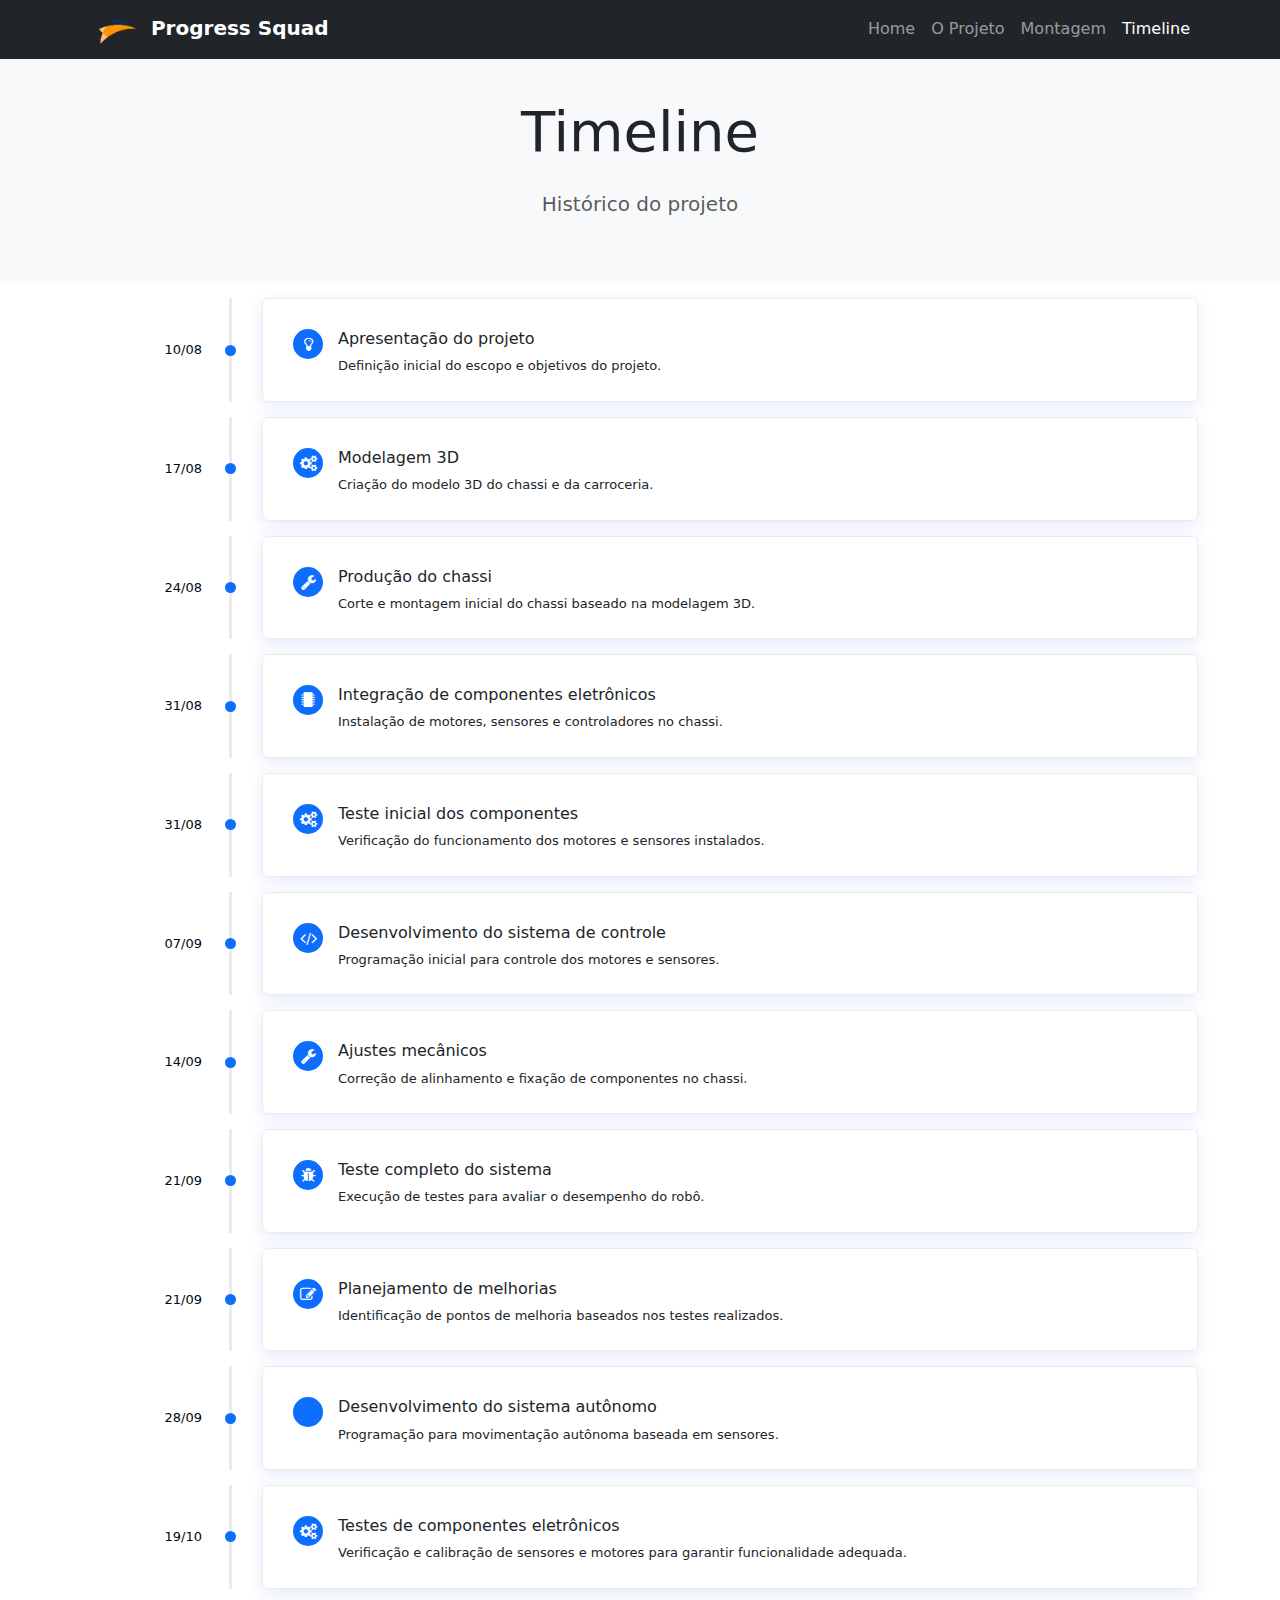
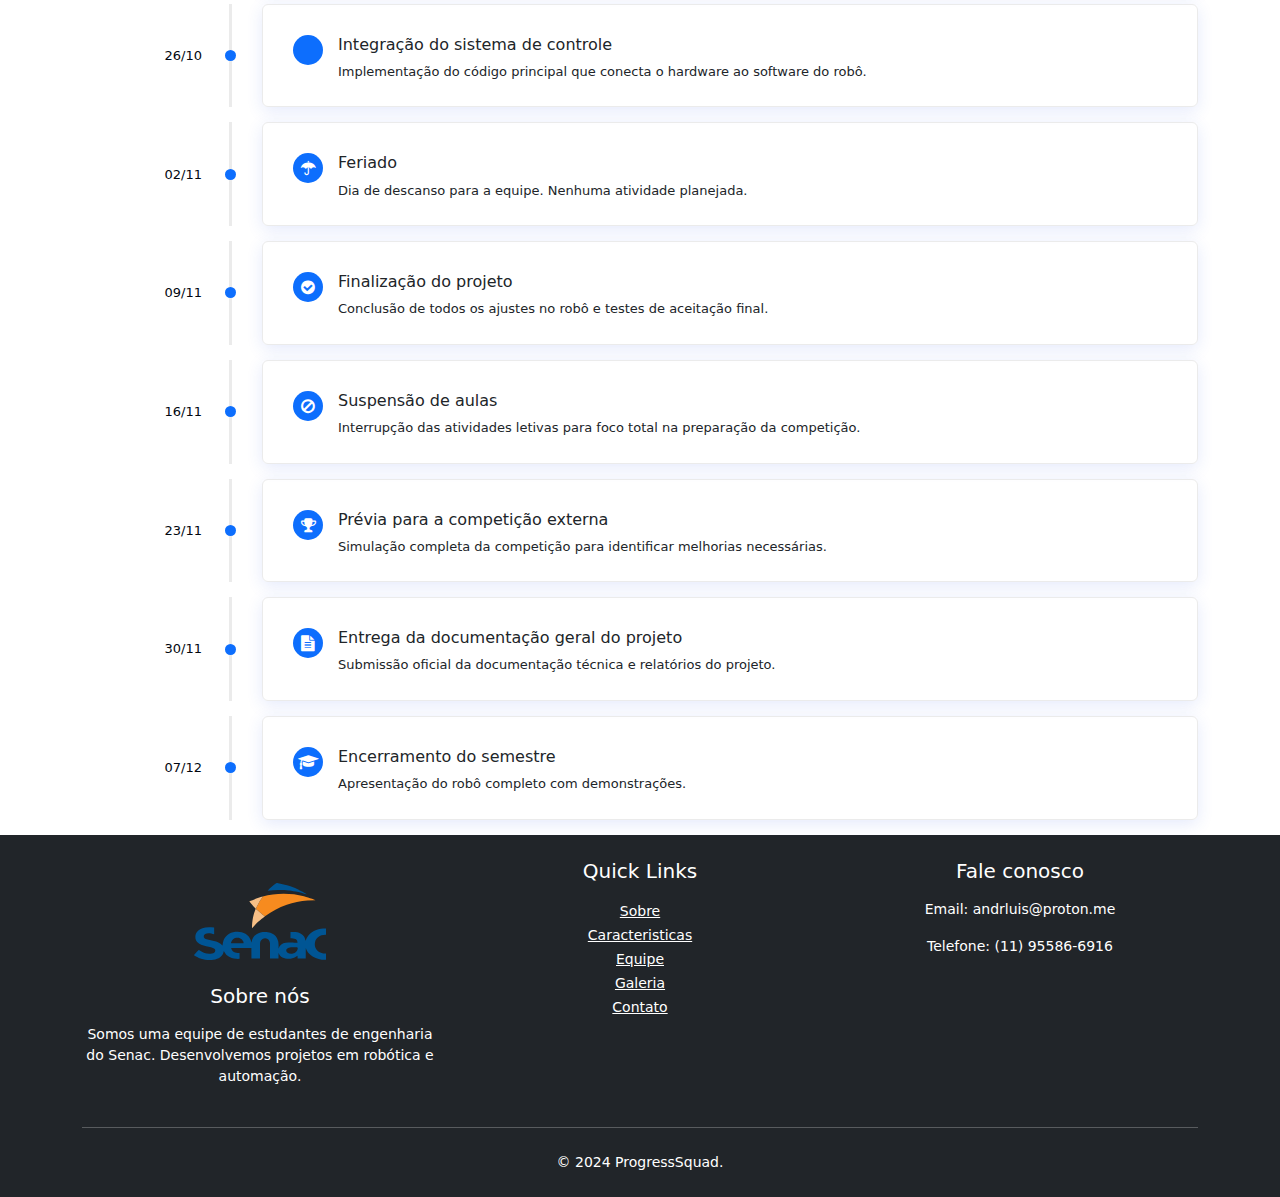
<file: timeline.html>
<!DOCTYPE html>
<html lang="pt_BR">

<head>
    <meta charset="UTF-8">
    <meta name="viewport" content="width=device-width, initial-scale=1.0">
    <title>Timeline - Robô Autônomo</title>
    <link rel="stylesheet" href="css/main.css">
    <link href="https://cdn.jsdelivr.net/npm/bootstrap@5.3.0/dist/css/bootstrap.min.css" rel="stylesheet">
    <link href="https://maxcdn.bootstrapcdn.com/font-awesome/4.7.0/css/font-awesome.min.css" rel="stylesheet">
    <style>
        .timeline_area {
            position: relative;
            z-index: 1;
        }
        .single-timeline-area {
            position: relative;
            z-index: 1;
            padding-left: 180px;
        }
        @media only screen and (max-width: 575px) {
            .single-timeline-area {
                padding-left: 100px;
            }
        }
        .single-timeline-area .timeline-date {
            position: absolute;
            width: 180px;
            height: 100%;
            top: 0;
            left: 0;
            z-index: 1;
            display: -webkit-box;
            display: -ms-flexbox;
            display: flex;
            -webkit-box-align: center;
            -ms-flex-align: center;
            -ms-grid-row-align: center;
            align-items: center;
            -webkit-box-pack: end;
            -ms-flex-pack: end;
            justify-content: flex-end;
            padding-right: 60px;
        }
        @media only screen and (max-width: 575px) {
            .single-timeline-area .timeline-date {
                width: 100px;
            }
        }
        .single-timeline-area .timeline-date::after {
            position: absolute;
            width: 3px;
            height: 100%;
            content: "";
            background-color: #ebebeb;
            top: 0;
            right: 30px;
            z-index: 1;
        }
        .single-timeline-area .timeline-date::before {
            position: absolute;
            width: 11px;
            height: 11px;
            border-radius: 50%;
            background-color: #0d6efd;
            content: "";
            top: 50%;
            right: 26px;
            z-index: 5;
            margin-top: -5.5px;
        }
        .single-timeline-area .timeline-date p {
            margin-bottom: 0;
            color: #020710;
            font-size: 13px;
            text-transform: uppercase;
            font-weight: 500;
        }
        .single-timeline-area .single-timeline-content {
            position: relative;
            z-index: 1;
            padding: 30px 30px 25px;
            border-radius: 6px;
            margin-bottom: 15px;
            margin-top: 15px;
            -webkit-box-shadow: 0 0.25rem 1rem 0 rgba(47, 91, 234, 0.125);
            box-shadow: 0 0.25rem 1rem 0 rgba(47, 91, 234, 0.125);
            border: 1px solid #ebebeb;
        }
        @media only screen and (max-width: 575px) {
            .single-timeline-area .single-timeline-content {
                padding: 20px;
            }
        }
        .single-timeline-area .single-timeline-content .timeline-icon {
            -webkit-transition-duration: 500ms;
            transition-duration: 500ms;
            width: 30px;
            height: 30px;
            background-color: #0d6efd;
            -webkit-box-flex: 0;
            -ms-flex: 0 0 30px;
            flex: 0 0 30px;
            text-align: center;
            max-width: 30px;
            border-radius: 50%;
            margin-right: 15px;
        }
        .single-timeline-area .single-timeline-content .timeline-icon i {
            color: #ffffff;
            line-height: 30px;
        }
        .single-timeline-area .single-timeline-content .timeline-text h6 {
            -webkit-transition-duration: 500ms;
            transition-duration: 500ms;
        }
        .single-timeline-area .single-timeline-content .timeline-text p {
            font-size: 13px;
            margin-bottom: 0;
        }
    </style>
</head>

<body>
<nav class="navbar navbar-expand-lg navbar-dark bg-dark fixed-top">
    <div class="container">
        <a class="navbar-brand end" href="#">
            <img src="public/img/logo-white.png" alt="Logo" width="54" height="32" style="margin-left: 8px; object-fit: scale-down">
            Progress Squad
        </a>
        <button class="navbar-toggler" type="button" data-bs-toggle="collapse" data-bs-target="#navbarNav"
                aria-controls="navbarNav" aria-expanded="false" aria-label="Toggle navigation">
            <span class="navbar-toggler-icon"></span>
        </button>
        <div class="collapse navbar-collapse" id="navbarNav">
            <ul class="navbar-nav ms-auto">
                <li class="nav-item">
                    <a class="nav-link" href="index.html">Home</a>
                </li>
                <li class="nav-item">
                    <a class="nav-link" href="o-projeto.html">O Projeto</a>
                </li>
                <li class="nav-item">
                    <a class="nav-link" href="montagem.html">Montagem</a>
                </li>
                <li class="nav-item">
                    <a class="nav-link active" aria-current="page" href="timeline.html">Timeline</a>
                </li>
            </ul>
        </div>
    </div>
</nav>
<section class="timeline-hero bg-light py-5 text-center">
    <div class="container">
        <h1 class="display-4 mb-4">Timeline</h1>
        <p class="lead text-muted">Histórico do projeto</p>
    </div>
</section>

<section class="timeline_area section_padding_130">
    <div class="container">
        <div class="row">
            <div class="apland-timeline-area">
                <!-- Single Timeline Content -->
                <div class="single-timeline-area">
                    <div class="timeline-date wow fadeInLeft">
                        <p>10/08</p>
                    </div>
                    <div class="single-timeline-content d-flex">
                        <div class="timeline-icon"><i class="fa fa-lightbulb-o" aria-hidden="true"></i></div>
                        <div class="timeline-text">
                            <h6>Apresentação do projeto</h6>
                            <p>Definição inicial do escopo e objetivos do projeto.</p>
                        </div>
                    </div>
                </div>

                <div class="single-timeline-area">
                    <div class="timeline-date wow fadeInLeft">
                        <p>17/08</p>
                    </div>
                    <div class="single-timeline-content d-flex">
                        <div class="timeline-icon"><i class="fa fa-cogs" aria-hidden="true"></i></div>
                        <div class="timeline-text">
                            <h6>Modelagem 3D</h6>
                            <p>Criação do modelo 3D do chassi e da carroceria.</p>
                        </div>
                    </div>
                </div>

                <div class="single-timeline-area">
                    <div class="timeline-date wow fadeInLeft">
                        <p>24/08</p>
                    </div>
                    <div class="single-timeline-content d-flex">
                        <div class="timeline-icon"><i class="fa fa-wrench" aria-hidden="true"></i></div>
                        <div class="timeline-text">
                            <h6>Produção do chassi</h6>
                            <p>Corte e montagem inicial do chassi baseado na modelagem 3D.</p>
                        </div>
                    </div>
                </div>

                <!-- Componentes Eletrônicos -->
                <div class="single-timeline-area">
                    <div class="timeline-date wow fadeInLeft">
                        <p>31/08</p>
                    </div>
                    <div class="single-timeline-content d-flex">
                        <div class="timeline-icon"><i class="fa fa-microchip" aria-hidden="true"></i></div>
                        <div class="timeline-text">
                            <h6>Integração de componentes eletrônicos</h6>
                            <p>Instalação de motores, sensores e controladores no chassi.</p>
                        </div>
                    </div>
                </div>

                <!-- Dia compartilhado -->
                <div class="single-timeline-area">
                    <div class="timeline-date wow fadeInLeft">
                        <p>31/08</p>
                    </div>
                    <div class="single-timeline-content d-flex">
                        <div class="timeline-icon"><i class="fa fa-cogs" aria-hidden="true"></i></div>
                        <div class="timeline-text">
                            <h6>Teste inicial dos componentes</h6>
                            <p>Verificação do funcionamento dos motores e sensores instalados.</p>
                        </div>
                    </div>
                </div>

                <!-- Sistema de Controle -->
                <div class="single-timeline-area">
                    <div class="timeline-date wow fadeInLeft">
                        <p>07/09</p>
                    </div>
                    <div class="single-timeline-content d-flex">
                        <div class="timeline-icon"><i class="fa fa-code" aria-hidden="true"></i></div>
                        <div class="timeline-text">
                            <h6>Desenvolvimento do sistema de controle</h6>
                            <p>Programação inicial para controle dos motores e sensores.</p>
                        </div>
                    </div>
                </div>

                <!-- Ajuste Mecânico -->
                <div class="single-timeline-area">
                    <div class="timeline-date wow fadeInLeft">
                        <p>14/09</p>
                    </div>
                    <div class="single-timeline-content d-flex">
                        <div class="timeline-icon"><i class="fa fa-wrench" aria-hidden="true"></i></div>
                        <div class="timeline-text">
                            <h6>Ajustes mecânicos</h6>
                            <p>Correção de alinhamento e fixação de componentes no chassi.</p>
                        </div>
                    </div>
                </div>

                <!-- Teste do Sistema -->
                <div class="single-timeline-area">
                    <div class="timeline-date wow fadeInLeft">
                        <p>21/09</p>
                    </div>
                    <div class="single-timeline-content d-flex">
                        <div class="timeline-icon"><i class="fa fa-bug" aria-hidden="true"></i></div>
                        <div class="timeline-text">
                            <h6>Teste completo do sistema</h6>
                            <p>Execução de testes para avaliar o desempenho do robô.</p>
                        </div>
                    </div>
                </div>

                <!-- Atividade Paralela -->
                <div class="single-timeline-area">
                    <div class="timeline-date wow fadeInLeft">
                        <p>21/09</p>
                    </div>
                    <div class="single-timeline-content d-flex">
                        <div class="timeline-icon"><i class="fa fa-pencil-square-o" aria-hidden="true"></i></div>
                        <div class="timeline-text">
                            <h6>Planejamento de melhorias</h6>
                            <p>Identificação de pontos de melhoria baseados nos testes realizados.</p>
                        </div>
                    </div>
                </div>

                <!-- Sistema Autônomo -->
                <div class="single-timeline-area">
                    <div class="timeline-date wow fadeInLeft">
                        <p>28/09</p>
                    </div>
                    <div class="single-timeline-content d-flex">
                        <div class="timeline-icon"><i class="fa fa-brain" aria-hidden="true"></i></div>
                        <div class="timeline-text">
                            <h6>Desenvolvimento do sistema autônomo</h6>
                            <p>Programação para movimentação autônoma baseada em sensores.</p>
                        </div>
                    </div>
                </div>

                <div class="single-timeline-area">
                    <div class="timeline-date wow fadeInLeft">
                        <p>19/10</p>
                    </div>
                    <div class="single-timeline-content d-flex">
                        <div class="timeline-icon"><i class="fa fa-cogs" aria-hidden="true"></i></div>
                        <div class="timeline-text">
                            <h6>Testes de componentes eletrônicos</h6>
                            <p>Verificação e calibração de sensores e motores para garantir funcionalidade adequada.</p>
                        </div>
                    </div>
                </div>

                <div class="single-timeline-area">
                    <div class="timeline-date wow fadeInLeft">
                        <p>26/10</p>
                    </div>
                    <div class="single-timeline-content d-flex">
                        <div class="timeline-icon"><i class="fa fa-laptop-code" aria-hidden="true"></i></div>
                        <div class="timeline-text">
                            <h6>Integração do sistema de controle</h6>
                            <p>Implementação do código principal que conecta o hardware ao software do robô.</p>
                        </div>
                    </div>
                </div>

                <div class="single-timeline-area">
                    <div class="timeline-date wow fadeInLeft">
                        <p>02/11</p>
                    </div>
                    <div class="single-timeline-content d-flex">
                        <div class="timeline-icon"><i class="fa fa-umbrella" aria-hidden="true"></i></div>
                        <div class="timeline-text">
                            <h6>Feriado</h6>
                            <p>Dia de descanso para a equipe. Nenhuma atividade planejada.</p>
                        </div>
                    </div>
                </div>

                <div class="single-timeline-area">
                    <div class="timeline-date wow fadeInLeft">
                        <p>09/11</p>
                    </div>
                    <div class="single-timeline-content d-flex">
                        <div class="timeline-icon"><i class="fa fa-check-circle" aria-hidden="true"></i></div>
                        <div class="timeline-text">
                            <h6>Finalização do projeto</h6>
                            <p>Conclusão de todos os ajustes no robô e testes de aceitação final.</p>
                        </div>
                    </div>
                </div>

                <div class="single-timeline-area">
                    <div class="timeline-date wow fadeInLeft">
                        <p>16/11</p>
                    </div>
                    <div class="single-timeline-content d-flex">
                        <div class="timeline-icon"><i class="fa fa-ban" aria-hidden="true"></i></div>
                        <div class="timeline-text">
                            <h6>Suspensão de aulas</h6>
                            <p>Interrupção das atividades letivas para foco total na preparação da competição.</p>
                        </div>
                    </div>
                </div>

                <div class="single-timeline-area">
                    <div class="timeline-date wow fadeInLeft">
                        <p>23/11</p>
                    </div>
                    <div class="single-timeline-content d-flex">
                        <div class="timeline-icon"><i class="fa fa-trophy" aria-hidden="true"></i></div>
                        <div class="timeline-text">
                            <h6>Prévia para a competição externa</h6>
                            <p>Simulação completa da competição para identificar melhorias necessárias.</p>
                        </div>
                    </div>
                </div>

                <div class="single-timeline-area">
                    <div class="timeline-date wow fadeInLeft">
                        <p>30/11</p>
                    </div>
                    <div class="single-timeline-content d-flex">
                        <div class="timeline-icon"><i class="fa fa-file-text" aria-hidden="true"></i></div>
                        <div class="timeline-text">
                            <h6>Entrega da documentação geral do projeto</h6>
                            <p>Submissão oficial da documentação técnica e relatórios do projeto.</p>
                        </div>
                    </div>
                </div>

                <!-- Apresentação -->
                <div class="single-timeline-area">
                    <div class="timeline-date wow fadeInLeft">
                        <p>07/12</p>
                    </div>
                    <div class="single-timeline-content d-flex">
                        <div class="timeline-icon"><i class="fa fa-graduation-cap" aria-hidden="true"></i></div>
                        <div class="timeline-text">
                            <h6>Encerramento do semestre</h6>
                            <p>Apresentação do robô completo com demonstrações.</p>
                        </div>
                    </div>
                </div>
            </div>
        </div>
    </div>
</section>

<footer class="footer bg-dark text-white py-4">
    <div class="container text-center">
        <div class="row">
            <div class="col-md-4">
                <img src="public/img/Senac_logo.svg"  alt="Logo" class="img-fluid p-4" style="max-width: 180px">
                <h5>Sobre nós</h5>
                <p>Somos uma equipe de estudantes de engenharia do Senac. Desenvolvemos projetos em robótica e
                    automação.</p>
            </div>
            <div class="col-md-4">
                <h5>Quick Links</h5>
                <ul class="list-unstyled">
                    <li><a href="#about" class="text-white" aria-label="Sobre">Sobre</a></li>
                    <li><a href="#features" class="text-white" aria-label="Caracteristicas">Caracteristicas</a></li>
                    <li><a href="#team" class="text-white" aria-label="Equipe">Equipe</a></li>
                    <li><a href="#gallery" class="text-white" aria-label="Galeria">Galeria</a></li>
                    <li><a href="#contact" class="text-white" aria-label="Contato">Contato</a></li>
                </ul>
            </div>
            <div class="col-md-4">
                <h5>Fale conosco</h5>
                <p>Email: andrluis@proton.me</p>
                <p>Telefone: (11) 95586-6916</p>
                <div class="social-links">
                    <a href="#" class="text-white me-2"><i class="bi bi-facebook"></i></a>
                    <a href="#" class="text-white me-2"><i class="bi bi-twitter"></i></a>
                    <a href="#" class="text-white"><i class="bi bi-linkedin"></i></a>
                </div>
            </div>
        </div>
        <hr class="my-4">
        <p class="mb-0">© 2024 ProgressSquad.</p>
    </div>
</footer>

<script src="https://cdn.jsdelivr.net/npm/bootstrap@5.3.0/dist/js/bootstrap.bundle.min.js"></script>
</body>

</html>
</file>
<file: css/main.css>
@import url(./base/_reset.css);
@import url(./base/_typography.css);
@import url(./base/_base.css);

@import url(./layout/_navbar.css);
@import url(./layout/_footer.css);

@import url(./pages/_index.css);
</file>
